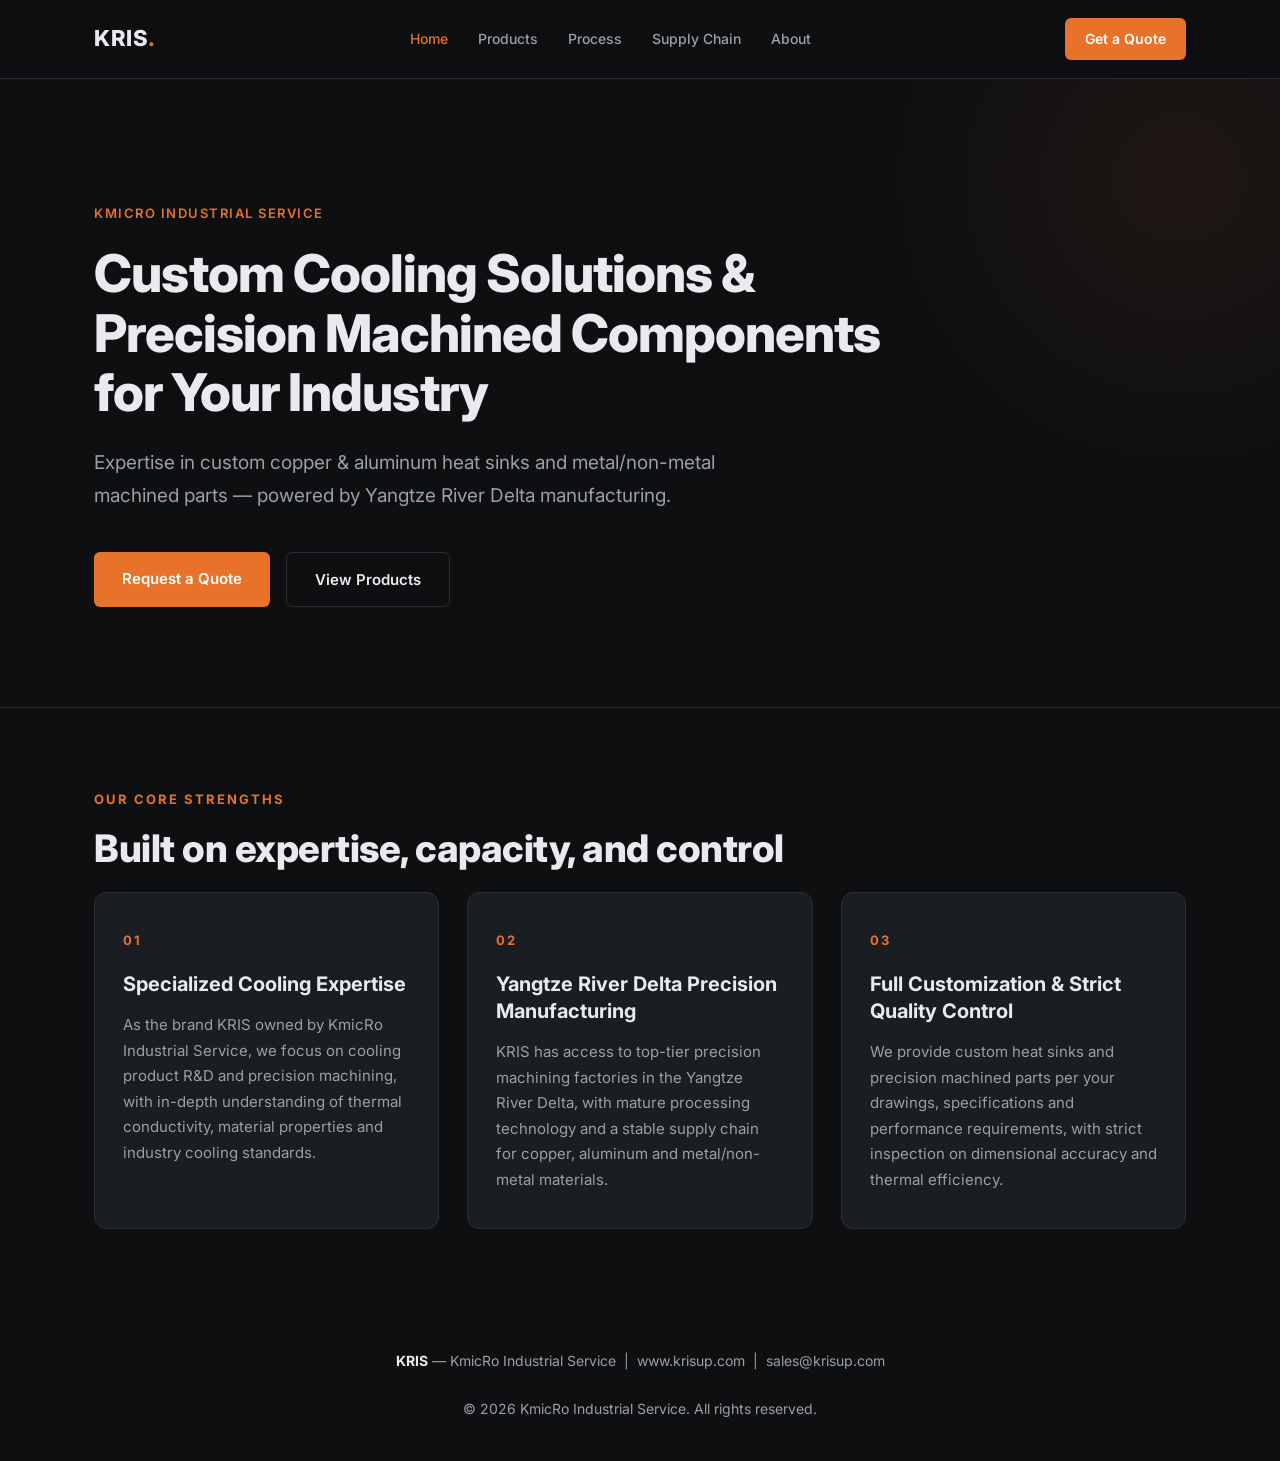
<file: index.html>
<!DOCTYPE html>
<html lang="en">
<head>
<meta charset="UTF-8">
<meta name="viewport" content="width=device-width, initial-scale=1.0">
<title>KRIS | Custom Cooling Solutions & Precision Machined Components</title>
<meta name="description" content="KRIS (KmicRo Industrial Service) — custom copper & aluminum heat sinks, precision machined metal/non-metal parts.">
<link rel="preconnect" href="https://fonts.googleapis.com">
<link rel="preconnect" href="https://fonts.gstatic.com" crossorigin>
<link href="https://fonts.googleapis.com/css2?family=Inter:wght@300;400;500;600;700;800&display=swap" rel="stylesheet">
<link rel="stylesheet" href="style.css">
</head>
<body>

<nav>
  <div class="nav-inner">
    <a href="index.html" class="logo">KRIS<span>.</span></a>
    <ul class="nav-links">
      <li><a href="index.html" class="active">Home</a></li>
      <li><a href="products.html">Products</a></li>
      <li><a href="process.html">Process</a></li>
      <li><a href="supply-chain.html">Supply Chain</a></li>
      <li><a href="about.html">About</a></li>
    </ul>
    <a href="contact.html" class="nav-cta">Get a Quote</a>
  </div>
</nav>

<header class="hero">
  <div class="wrap">
    <div class="hero-tag">KmicRo Industrial Service</div>
    <h1>Custom Cooling Solutions &amp; Precision Machined Components for Your Industry</h1>
    <p>Expertise in custom copper &amp; aluminum heat sinks and metal/non-metal machined parts — powered by Yangtze River Delta manufacturing.</p>
    <div class="hero-btns">
      <a href="contact.html" class="btn btn-primary">Request a Quote</a>
      <a href="products.html" class="btn btn-ghost">View Products</a>
    </div>
  </div>
</header>

<section>
  <div class="wrap">
    <div class="sec-label">Our Core Strengths</div>
    <h2 class="sec-title">Built on expertise, capacity, and control</h2>
    <div class="grid-3">
      <div class="card">
        <div class="card-num">01</div>
        <h3>Specialized Cooling Expertise</h3>
        <p>As the brand KRIS owned by KmicRo Industrial Service, we focus on cooling product R&amp;D and precision machining, with in-depth understanding of thermal conductivity, material properties and industry cooling standards.</p>
      </div>
      <div class="card">
        <div class="card-num">02</div>
        <h3>Yangtze River Delta Precision Manufacturing</h3>
        <p>KRIS has access to top-tier precision machining factories in the Yangtze River Delta, with mature processing technology and a stable supply chain for copper, aluminum and metal/non-metal materials.</p>
      </div>
      <div class="card">
        <div class="card-num">03</div>
        <h3>Full Customization &amp; Strict Quality Control</h3>
        <p>We provide custom heat sinks and precision machined parts per your drawings, specifications and performance requirements, with strict inspection on dimensional accuracy and thermal efficiency.</p>
      </div>
    </div>
  </div>
</section>

<footer>
  <div class="wrap">
    <strong>KRIS</strong> — KmicRo Industrial Service &nbsp;|&nbsp; www.krisup.com &nbsp;|&nbsp; sales@krisup.com
    <br><br>
    © 2026 KmicRo Industrial Service. All rights reserved.
  </div>
</footer>

</body>
</html>
</file>
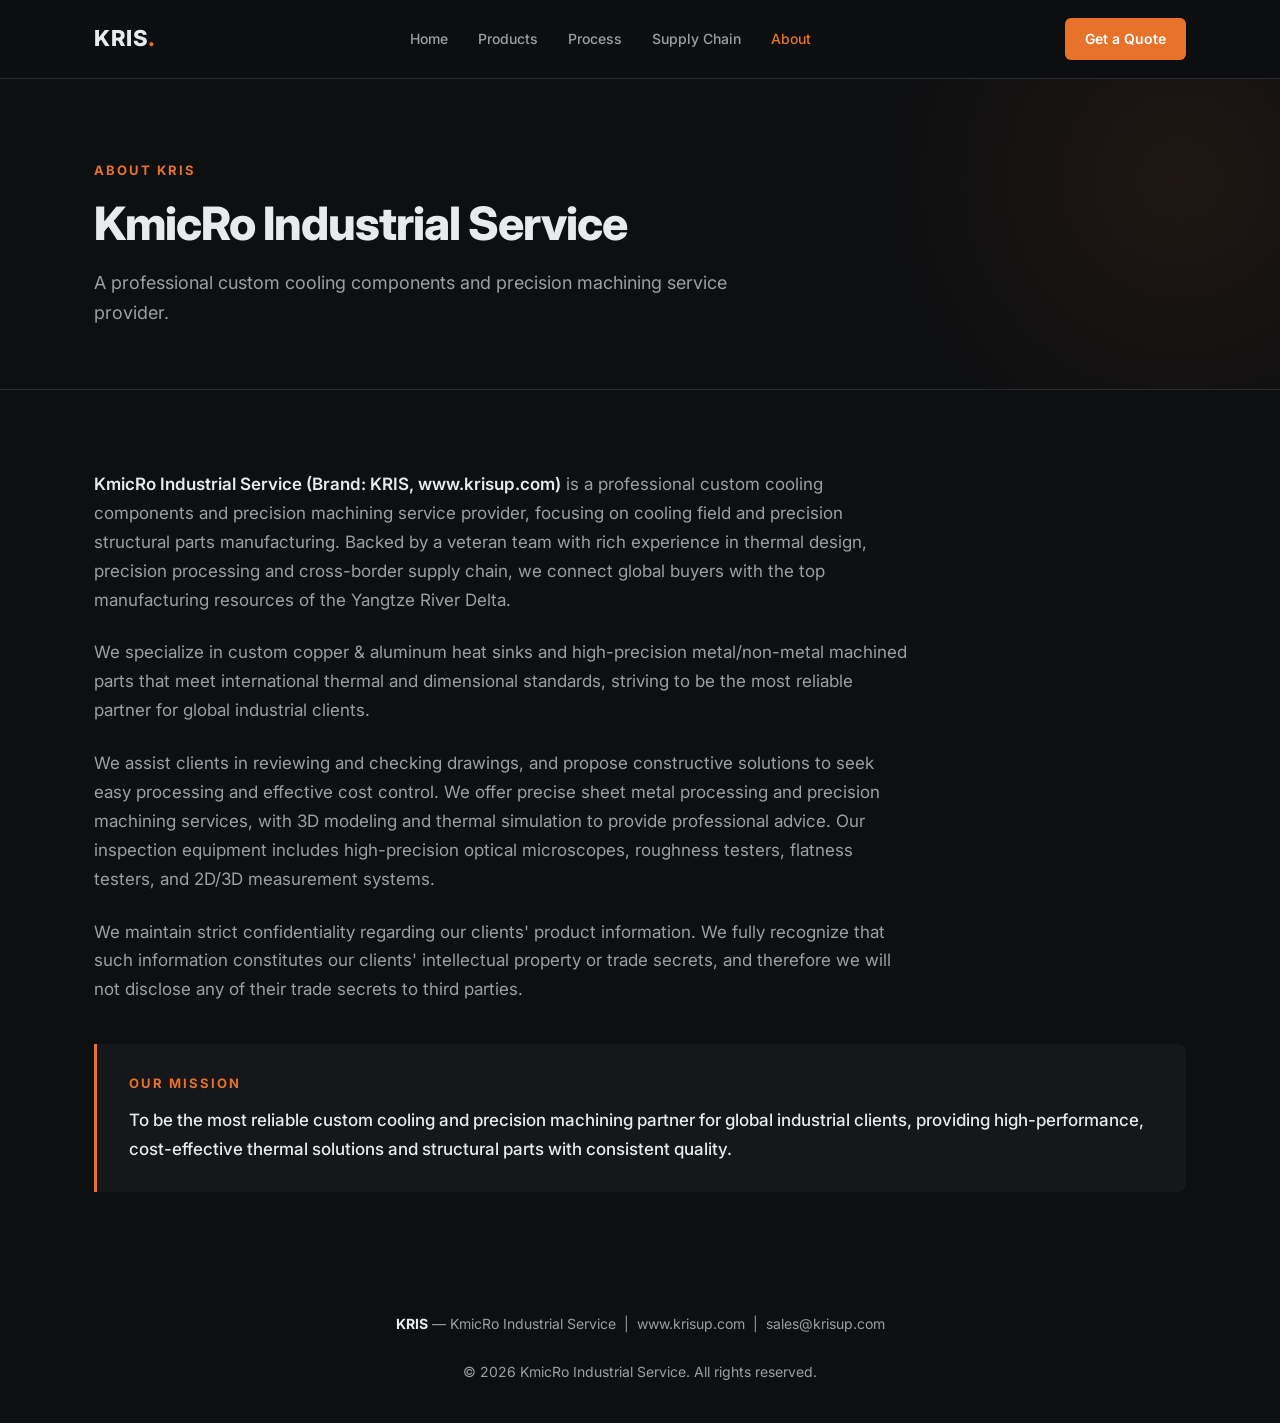
<file: about.html>
<!DOCTYPE html>
<html lang="en">
<head>
<meta charset="UTF-8">
<meta name="viewport" content="width=device-width, initial-scale=1.0">
<title>About | KRIS — KmicRo Industrial Service</title>
<meta name="description" content="KmicRo Industrial Service (Brand: KRIS) — professional custom cooling components and precision machining service provider.">
<link rel="preconnect" href="https://fonts.googleapis.com">
<link rel="preconnect" href="https://fonts.gstatic.com" crossorigin>
<link href="https://fonts.googleapis.com/css2?family=Inter:wght@300;400;500;600;700;800&display=swap" rel="stylesheet">
<link rel="stylesheet" href="style.css">
</head>
<body>

<nav>
  <div class="nav-inner">
    <a href="index.html" class="logo">KRIS<span>.</span></a>
    <ul class="nav-links">
      <li><a href="index.html">Home</a></li>
      <li><a href="products.html">Products</a></li>
      <li><a href="process.html">Process</a></li>
      <li><a href="supply-chain.html">Supply Chain</a></li>
      <li><a href="about.html" class="active">About</a></li>
    </ul>
    <a href="contact.html" class="nav-cta">Get a Quote</a>
  </div>
</nav>

<header class="page-head">
  <div class="wrap">
    <div class="sec-label">About KRIS</div>
    <h1>KmicRo Industrial Service</h1>
    <p>A professional custom cooling components and precision machining service provider.</p>
  </div>
</header>

<section>
  <div class="wrap">
    <div class="about-text">
      <p><strong>KmicRo Industrial Service (Brand: KRIS, www.krisup.com)</strong> is a professional custom cooling components and precision machining service provider, focusing on cooling field and precision structural parts manufacturing. Backed by a veteran team with rich experience in thermal design, precision processing and cross-border supply chain, we connect global buyers with the top manufacturing resources of the Yangtze River Delta.</p>
      <p>We specialize in custom copper &amp; aluminum heat sinks and high-precision metal/non-metal machined parts that meet international thermal and dimensional standards, striving to be the most reliable partner for global industrial clients.</p>
      <p>We assist clients in reviewing and checking drawings, and propose constructive solutions to seek easy processing and effective cost control. We offer precise sheet metal processing and precision machining services, with 3D modeling and thermal simulation to provide professional advice. Our inspection equipment includes high-precision optical microscopes, roughness testers, flatness testers, and 2D/3D measurement systems.</p>
      <p>We maintain strict confidentiality regarding our clients' product information. We fully recognize that such information constitutes our clients' intellectual property or trade secrets, and therefore we will not disclose any of their trade secrets to third parties.</p>
    </div>
    <div class="mission">
      <div class="sec-label">Our Mission</div>
      <p>To be the most reliable custom cooling and precision machining partner for global industrial clients, providing high-performance, cost-effective thermal solutions and structural parts with consistent quality.</p>
    </div>
  </div>
</section>

<footer>
  <div class="wrap">
    <strong>KRIS</strong> — KmicRo Industrial Service &nbsp;|&nbsp; www.krisup.com &nbsp;|&nbsp; sales@krisup.com
    <br><br>
    © 2026 KmicRo Industrial Service. All rights reserved.
  </div>
</footer>

</body>
</html>
</file>
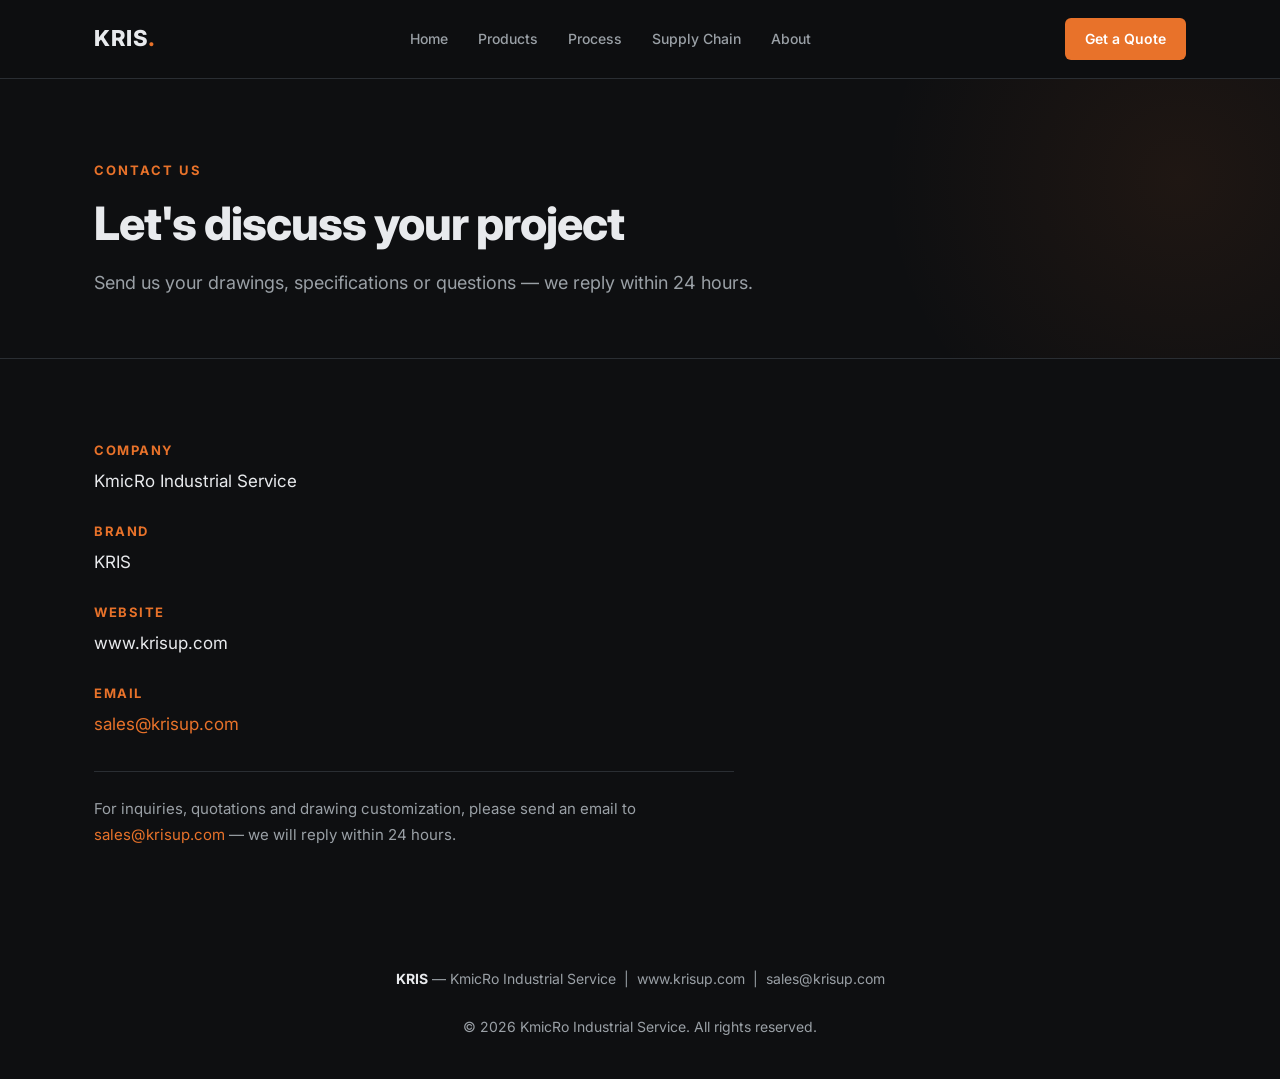
<file: contact.html>
<!DOCTYPE html>
<html lang="en">
<head>
<meta charset="UTF-8">
<meta name="viewport" content="width=device-width, initial-scale=1.0">
<title>Contact | KRIS — sales@krisup.com</title>
<meta name="description" content="Contact KRIS (KmicRo Industrial Service) for inquiries, quotations and drawing customization: sales@krisup.com">
<link rel="preconnect" href="https://fonts.googleapis.com">
<link rel="preconnect" href="https://fonts.gstatic.com" crossorigin>
<link href="https://fonts.googleapis.com/css2?family=Inter:wght@300;400;500;600;700;800&display=swap" rel="stylesheet">
<link rel="stylesheet" href="style.css">
</head>
<body>

<nav>
  <div class="nav-inner">
    <a href="index.html" class="logo">KRIS<span>.</span></a>
    <ul class="nav-links">
      <li><a href="index.html">Home</a></li>
      <li><a href="products.html">Products</a></li>
      <li><a href="process.html">Process</a></li>
      <li><a href="supply-chain.html">Supply Chain</a></li>
      <li><a href="about.html">About</a></li>
    </ul>
    <a href="contact.html" class="nav-cta active">Get a Quote</a>
  </div>
</nav>

<header class="page-head">
  <div class="wrap">
    <div class="sec-label">Contact Us</div>
    <h1>Let's discuss your project</h1>
    <p>Send us your drawings, specifications or questions — we reply within 24 hours.</p>
  </div>
</header>

<section>
  <div class="wrap">
    <div class="contact-info">
      <div>
        <div class="k">Company</div>
        <div class="v">KmicRo Industrial Service</div>
      </div>
      <div>
        <div class="k">Brand</div>
        <div class="v">KRIS</div>
      </div>
      <div>
        <div class="k">Website</div>
        <div class="v">www.krisup.com</div>
      </div>
      <div>
        <div class="k">Email</div>
        <div class="v"><a href="mailto:sales@krisup.com">sales@krisup.com</a></div>
      </div>
      <p class="contact-note">
        For inquiries, quotations and drawing customization, please send an email to
        <a href="mailto:sales@krisup.com">sales@krisup.com</a>
        — we will reply within 24 hours.
      </p>
    </div>
  </div>
</section>

<footer>
  <div class="wrap">
    <strong>KRIS</strong> — KmicRo Industrial Service &nbsp;|&nbsp; www.krisup.com &nbsp;|&nbsp; sales@krisup.com
    <br><br>
    © 2026 KmicRo Industrial Service. All rights reserved.
  </div>
</footer>

</body>
</html>
</file>
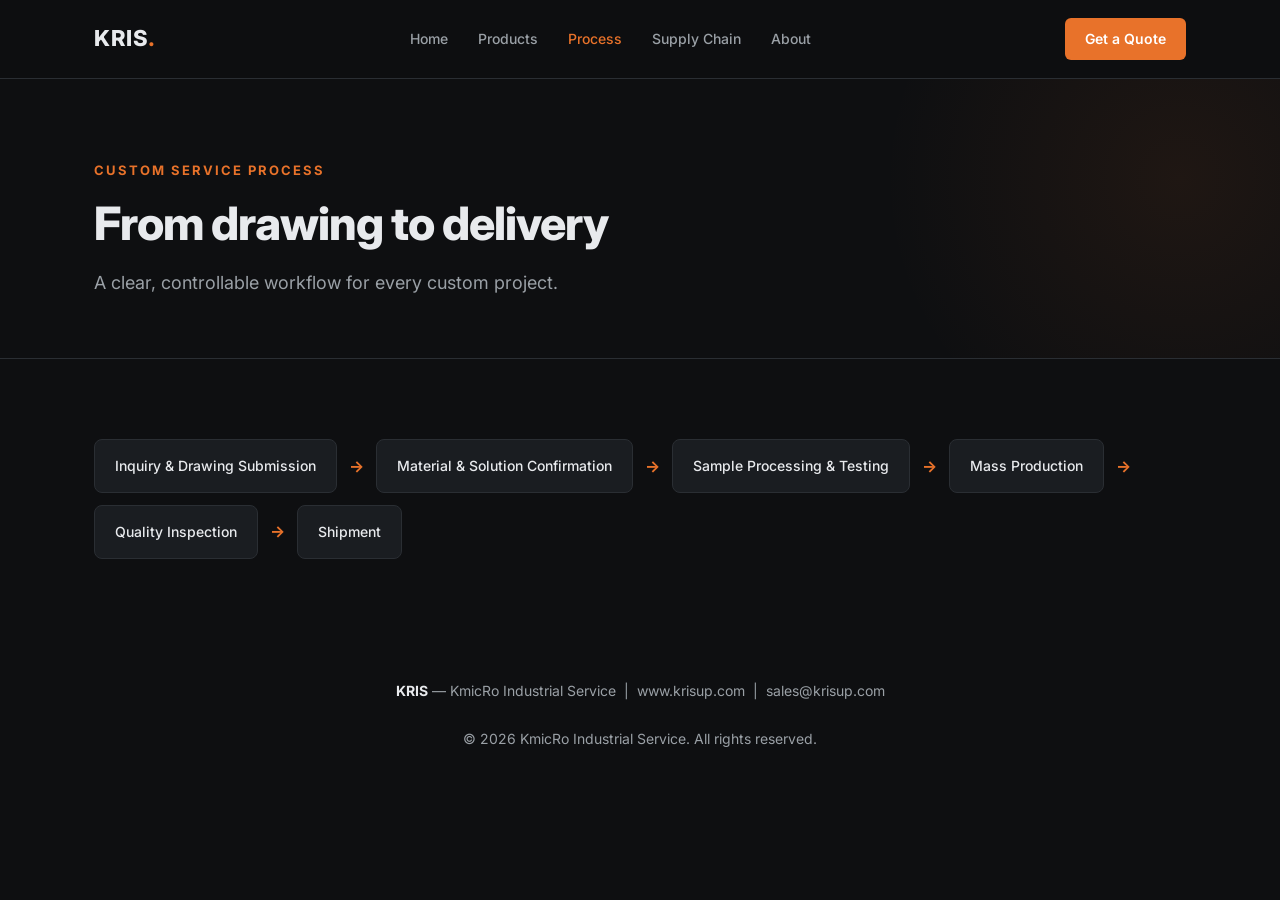
<file: process.html>
<!DOCTYPE html>
<html lang="en">
<head>
<meta charset="UTF-8">
<meta name="viewport" content="width=device-width, initial-scale=1.0">
<title>Process | KRIS — From Drawing to Delivery</title>
<meta name="description" content="KRIS custom service process: inquiry, material confirmation, sample processing, mass production, quality inspection, shipment.">
<link rel="preconnect" href="https://fonts.googleapis.com">
<link rel="preconnect" href="https://fonts.gstatic.com" crossorigin>
<link href="https://fonts.googleapis.com/css2?family=Inter:wght@300;400;500;600;700;800&display=swap" rel="stylesheet">
<link rel="stylesheet" href="style.css">
</head>
<body>

<nav>
  <div class="nav-inner">
    <a href="index.html" class="logo">KRIS<span>.</span></a>
    <ul class="nav-links">
      <li><a href="index.html">Home</a></li>
      <li><a href="products.html">Products</a></li>
      <li><a href="process.html" class="active">Process</a></li>
      <li><a href="supply-chain.html">Supply Chain</a></li>
      <li><a href="about.html">About</a></li>
    </ul>
    <a href="contact.html" class="nav-cta">Get a Quote</a>
  </div>
</nav>

<header class="page-head">
  <div class="wrap">
    <div class="sec-label">Custom Service Process</div>
    <h1>From drawing to delivery</h1>
    <p>A clear, controllable workflow for every custom project.</p>
  </div>
</header>

<section>
  <div class="wrap">
    <div class="process">
      <div class="step">Inquiry &amp; Drawing Submission</div>
      <div class="step-arrow">→</div>
      <div class="step">Material &amp; Solution Confirmation</div>
      <div class="step-arrow">→</div>
      <div class="step">Sample Processing &amp; Testing</div>
      <div class="step-arrow">→</div>
      <div class="step">Mass Production</div>
      <div class="step-arrow">→</div>
      <div class="step">Quality Inspection</div>
      <div class="step-arrow">→</div>
      <div class="step">Shipment</div>
    </div>
  </div>
</section>

<footer>
  <div class="wrap">
    <strong>KRIS</strong> — KmicRo Industrial Service &nbsp;|&nbsp; www.krisup.com &nbsp;|&nbsp; sales@krisup.com
    <br><br>
    © 2026 KmicRo Industrial Service. All rights reserved.
  </div>
</footer>

</body>
</html>
</file>
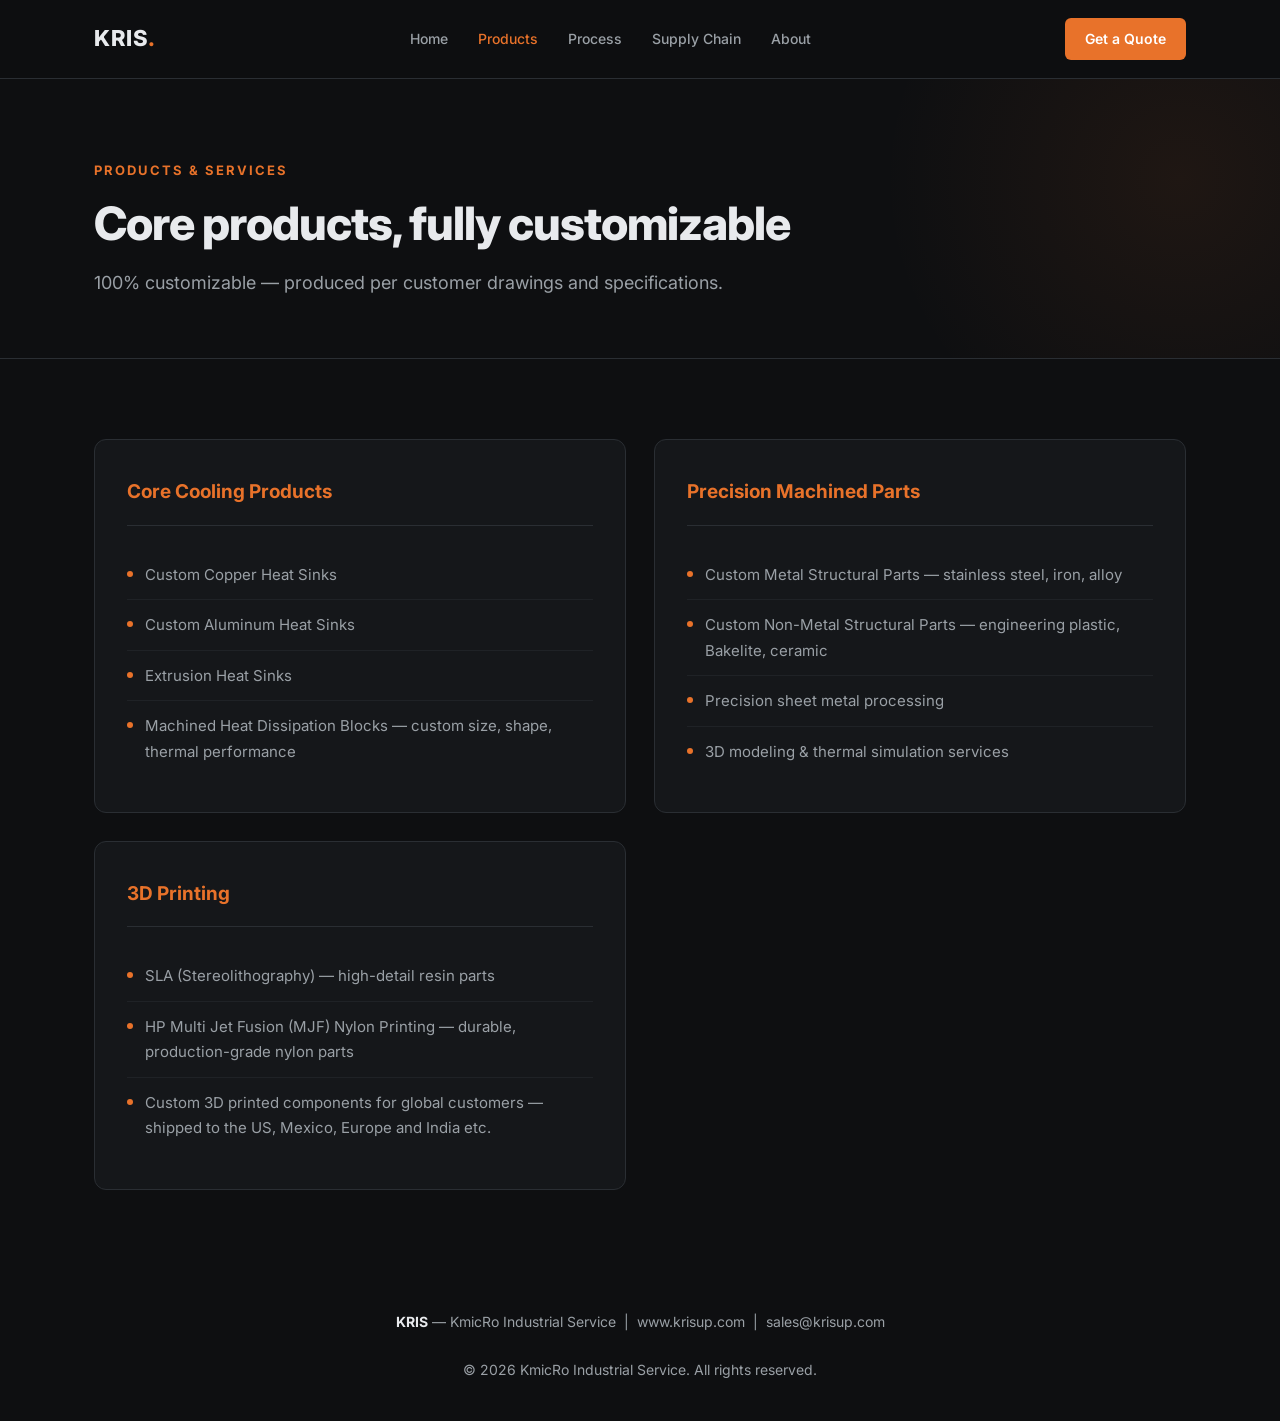
<file: products.html>
<!DOCTYPE html>
<html lang="en">
<head>
<meta charset="UTF-8">
<meta name="viewport" content="width=device-width, initial-scale=1.0">
<title>Products | KRIS — Custom Heat Sinks & Precision Machined Parts</title>
<meta name="description" content="Custom copper & aluminum heat sinks, extrusion heat sinks, machined heat dissipation blocks, and precision metal/non-metal structural parts.">
<link rel="preconnect" href="https://fonts.googleapis.com">
<link rel="preconnect" href="https://fonts.gstatic.com" crossorigin>
<link href="https://fonts.googleapis.com/css2?family=Inter:wght@300;400;500;600;700;800&display=swap" rel="stylesheet">
<link rel="stylesheet" href="style.css">
</head>
<body>

<nav>
  <div class="nav-inner">
    <a href="index.html" class="logo">KRIS<span>.</span></a>
    <ul class="nav-links">
      <li><a href="index.html">Home</a></li>
      <li><a href="products.html" class="active">Products</a></li>
      <li><a href="process.html">Process</a></li>
      <li><a href="supply-chain.html">Supply Chain</a></li>
      <li><a href="about.html">About</a></li>
    </ul>
    <a href="contact.html" class="nav-cta">Get a Quote</a>
  </div>
</nav>

<header class="page-head">
  <div class="wrap">
    <div class="sec-label">Products &amp; Services</div>
    <h1>Core products, fully customizable</h1>
    <p>100% customizable — produced per customer drawings and specifications.</p>
  </div>
</header>

<section>
  <div class="wrap">
   <div class="prod-cols">
      <div class="prod-box">
        <h3>Core Cooling Products</h3>
        <ul>
          <li>Custom Copper Heat Sinks</li>
          <li>Custom Aluminum Heat Sinks</li>
          <li>Extrusion Heat Sinks</li>
          <li>Machined Heat Dissipation Blocks — custom size, shape, thermal performance</li>
        </ul>
      </div>
      <div class="prod-box">
        <h3>Precision Machined Parts</h3>
        <ul>
          <li>Custom Metal Structural Parts — stainless steel, iron, alloy</li>
          <li>Custom Non-Metal Structural Parts — engineering plastic, Bakelite, ceramic</li>
          <li>Precision sheet metal processing</li>
          <li>3D modeling &amp; thermal simulation services</li>
        </ul>
      </div>
    </div>

    <div class="prod-cols" style="margin-top:28px">
      <div class="prod-box">
        <h3>3D Printing</h3>
        <ul>
          <li>SLA (Stereolithography) — high-detail resin parts</li>
          <li>HP Multi Jet Fusion (MJF) Nylon Printing — durable, production-grade nylon parts</li>
          <li>Custom 3D printed components for global customers — shipped to the US, Mexico, Europe and India etc.</li>
        </ul>
      </div>
    </div>
  </div>
</section>

<footer>
  <div class="wrap">
    <strong>KRIS</strong> — KmicRo Industrial Service &nbsp;|&nbsp; www.krisup.com &nbsp;|&nbsp; sales@krisup.com
    <br><br>
    © 2026 KmicRo Industrial Service. All rights reserved.
  </div>
</footer>

</body>
</html>
</file>
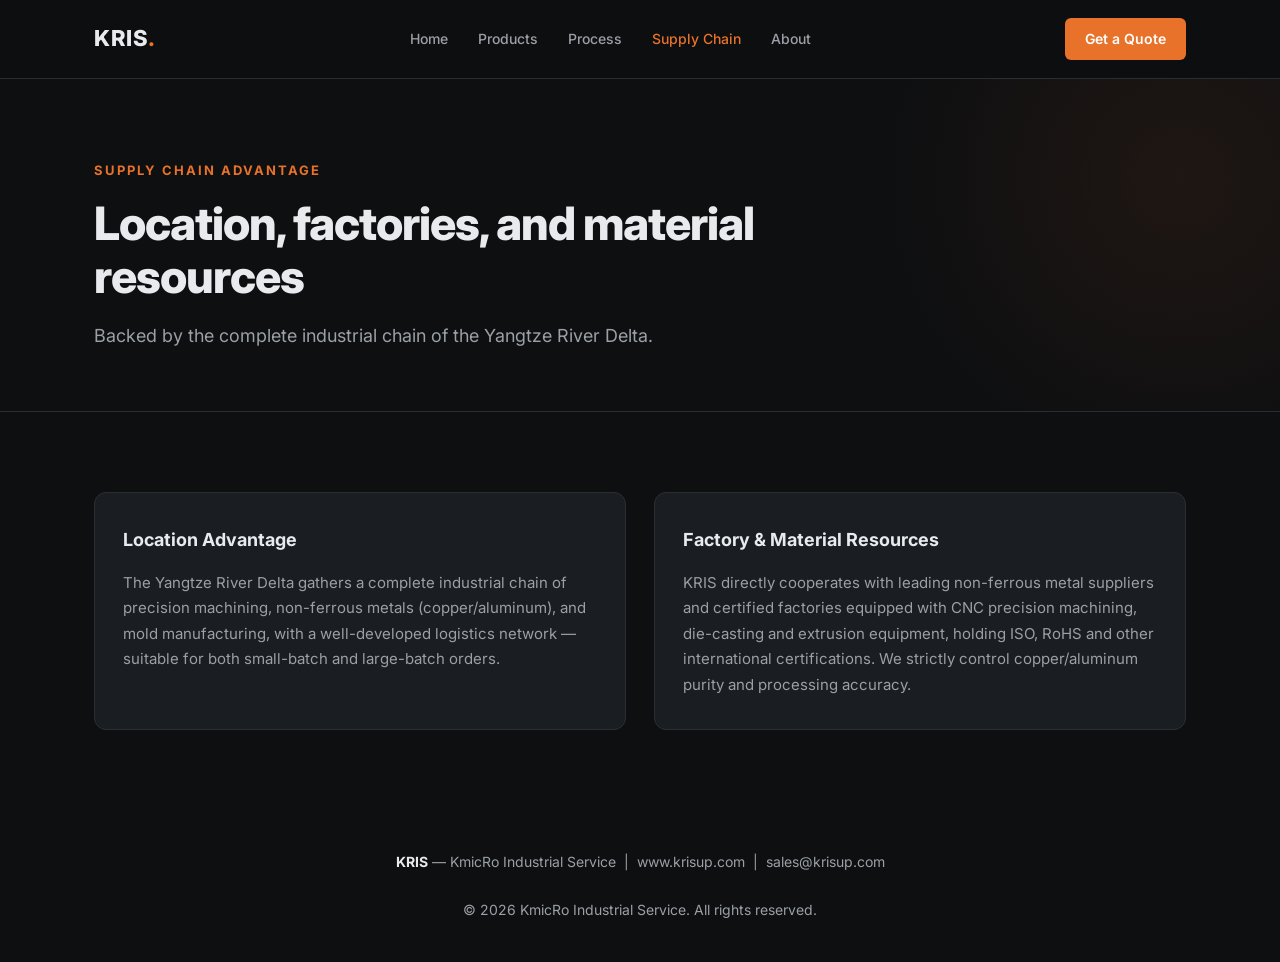
<file: supply-chain.html>
<!DOCTYPE html>
<html lang="en">
<head>
<meta charset="UTF-8">
<meta name="viewport" content="width=device-width, initial-scale=1.0">
<title>Supply Chain | KRIS — Yangtze River Delta Manufacturing</title>
<meta name="description" content="KRIS supply chain advantage: Yangtze River Delta location, certified factories, stable copper/aluminum material resources.">
<link rel="preconnect" href="https://fonts.googleapis.com">
<link rel="preconnect" href="https://fonts.gstatic.com" crossorigin>
<link href="https://fonts.googleapis.com/css2?family=Inter:wght@300;400;500;600;700;800&display=swap" rel="stylesheet">
<link rel="stylesheet" href="style.css">
</head>
<body>

<nav>
  <div class="nav-inner">
    <a href="index.html" class="logo">KRIS<span>.</span></a>
    <ul class="nav-links">
      <li><a href="index.html">Home</a></li>
      <li><a href="products.html">Products</a></li>
      <li><a href="process.html">Process</a></li>
      <li><a href="supply-chain.html" class="active">Supply Chain</a></li>
      <li><a href="about.html">About</a></li>
    </ul>
    <a href="contact.html" class="nav-cta">Get a Quote</a>
  </div>
</nav>

<header class="page-head">
  <div class="wrap">
    <div class="sec-label">Supply Chain Advantage</div>
    <h1>Location, factories, and material resources</h1>
    <p>Backed by the complete industrial chain of the Yangtze River Delta.</p>
  </div>
</header>

<section>
  <div class="wrap">
    <div class="supply-grid">
      <div class="supply-item">
        <h3>Location Advantage</h3>
        <p>The Yangtze River Delta gathers a complete industrial chain of precision machining, non-ferrous metals (copper/aluminum), and mold manufacturing, with a well-developed logistics network — suitable for both small-batch and large-batch orders.</p>
      </div>
      <div class="supply-item">
        <h3>Factory &amp; Material Resources</h3>
        <p>KRIS directly cooperates with leading non-ferrous metal suppliers and certified factories equipped with CNC precision machining, die-casting and extrusion equipment, holding ISO, RoHS and other international certifications. We strictly control copper/aluminum purity and processing accuracy.</p>
      </div>
    </div>
  </div>
</section>

<footer>
  <div class="wrap">
    <strong>KRIS</strong> — KmicRo Industrial Service &nbsp;|&nbsp; www.krisup.com &nbsp;|&nbsp; sales@krisup.com
    <br><br>
    © 2026 KmicRo Industrial Service. All rights reserved.
  </div>
</footer>

</body>
</html>
</file>
<file: style.css>
:root{
  --bg:#0e0f11;
  --bg-alt:#15171a;
  --card:#1a1d21;
  --line:#2a2e33;
  --text:#e8eaed;
  --muted:#9aa0a6;
  --accent:#e8722a;
  --accent-dim:#b8551a;
}
*{margin:0;padding:0;box-sizing:border-box}
html{scroll-behavior:smooth}
body{
  font-family:'Inter',-apple-system,BlinkMacSystemFont,sans-serif;
  background:var(--bg);color:var(--text);
  line-height:1.7;font-size:16px;
  -webkit-font-smoothing:antialiased;
}
.wrap{max-width:1140px;margin:0 auto;padding:0 24px}

/* NAV */
nav{
  position:sticky;top:0;z-index:100;
  background:rgba(14,15,17,.9);
  backdrop-filter:blur(12px);
  border-bottom:1px solid var(--line);
}
.nav-inner{
  max-width:1140px;margin:0 auto;padding:18px 24px;
  display:flex;align-items:center;justify-content:space-between;
}
.logo{font-weight:800;font-size:22px;letter-spacing:.5px;text-decoration:none;color:var(--text)}
.logo span{color:var(--accent)}
.nav-links{display:flex;gap:30px;list-style:none}
.nav-links a{
  color:var(--muted);text-decoration:none;font-size:14px;
  font-weight:500;transition:color .2s;
}
.nav-links a:hover,.nav-links a.active{color:var(--accent)}
.nav-cta{
  background:var(--accent);color:#fff;padding:9px 20px;
  border-radius:6px;text-decoration:none;font-size:14px;
  font-weight:600;transition:background .2s;
}
.nav-cta:hover{background:var(--accent-dim)}

/* PAGE HEADER (inner pages) */
.page-head{
  padding:80px 0 60px;border-bottom:1px solid var(--line);
  position:relative;overflow:hidden;
}
.page-head::before{
  content:'';position:absolute;top:-200px;right:-200px;
  width:600px;height:600px;
  background:radial-gradient(circle,rgba(232,114,42,.08) 0%,transparent 70%);
  pointer-events:none;
}
.page-head .sec-label{
  font-size:13px;font-weight:700;color:var(--accent);
  letter-spacing:2px;text-transform:uppercase;margin-bottom:16px;
}
.page-head h1{
  font-size:46px;font-weight:800;line-height:1.15;
  letter-spacing:-1px;max-width:820px;
}
.page-head p{color:var(--muted);font-size:18px;max-width:680px;margin-top:18px}

/* HERO (home) */
.hero{padding:120px 0 100px;border-bottom:1px solid var(--line);position:relative;overflow:hidden}
.hero::before{
  content:'';position:absolute;top:-200px;right:-200px;
  width:600px;height:600px;
  background:radial-gradient(circle,rgba(232,114,42,.08) 0%,transparent 70%);
  pointer-events:none;
}
.hero-tag{
  display:inline-block;font-size:13px;font-weight:600;
  color:var(--accent);letter-spacing:1.5px;text-transform:uppercase;
  margin-bottom:20px;
}
.hero h1{
  font-size:52px;font-weight:800;line-height:1.15;
  letter-spacing:-1px;margin-bottom:24px;max-width:820px;
}
.hero p{font-size:19px;color:var(--muted);max-width:680px;margin-bottom:40px}
.hero-btns{display:flex;gap:16px;flex-wrap:wrap}

.btn{
  display:inline-block;padding:14px 28px;border-radius:6px;
  text-decoration:none;font-weight:600;font-size:15px;transition:all .2s;
}
.btn-primary{background:var(--accent);color:#fff}
.btn-primary:hover{background:var(--accent-dim);transform:translateY(-1px)}
.btn-ghost{border:1px solid var(--line);color:var(--text)}
.btn-ghost:hover{border-color:var(--accent);color:var(--accent)}

/* SECTIONS */
section{padding:80px 0;border-bottom:1px solid var(--line)}
section:last-of-type{border-bottom:none}
.sec-label{
  font-size:13px;font-weight:700;color:var(--accent);
  letter-spacing:2px;text-transform:uppercase;margin-bottom:16px;
}
.sec-title{
  font-size:38px;font-weight:800;letter-spacing:-.5px;
  margin-bottom:20px;line-height:1.2;
}
.sec-intro{color:var(--muted);font-size:17px;max-width:700px;margin-bottom:56px}

/* CARDS */
.grid-3{display:grid;grid-template-columns:repeat(3,1fr);gap:28px}
.card{
  background:var(--card);border:1px solid var(--line);
  border-radius:12px;padding:36px 28px;
  transition:border-color .25s,transform .25s;
}
.card:hover{border-color:var(--accent);transform:translateY(-4px)}
.card-num{font-size:13px;font-weight:700;color:var(--accent);letter-spacing:2px;margin-bottom:20px}
.card h3{font-size:20px;font-weight:700;margin-bottom:14px;line-height:1.35}
.card p{color:var(--muted);font-size:15px}

/* PRODUCTS */
.prod-cols{display:grid;grid-template-columns:1fr 1fr;gap:28px}
.prod-box{
  background:var(--bg-alt);border:1px solid var(--line);
  border-radius:12px;padding:36px 32px;
}
.prod-box h3{
  font-size:19px;font-weight:700;margin-bottom:24px;
  padding-bottom:16px;border-bottom:1px solid var(--line);color:var(--accent);
}
.prod-box ul{list-style:none}
.prod-box li{
  padding:12px 0;color:var(--muted);font-size:15px;
  border-bottom:1px solid rgba(42,46,51,.5);
  display:flex;align-items:flex-start;gap:12px;
}
.prod-box li:last-child{border-bottom:none}
.prod-box li::before{
  content:'';flex-shrink:0;width:6px;height:6px;
  background:var(--accent);border-radius:50%;margin-top:9px;
}

/* PROCESS */
.process{display:flex;flex-wrap:wrap;gap:12px;align-items:center}
.step{
  background:var(--card);border:1px solid var(--line);
  border-radius:8px;padding:14px 20px;font-size:14px;font-weight:500;
}
.step-arrow{color:var(--accent);font-weight:700;font-size:16px}

/* SUPPLY */
.supply-grid{display:grid;grid-template-columns:1fr 1fr;gap:28px}
.supply-item{
  background:var(--card);border:1px solid var(--line);
  border-radius:12px;padding:32px 28px;
}
.supply-item h3{font-size:18px;font-weight:700;margin-bottom:14px}
.supply-item p{color:var(--muted);font-size:15px}

/* ABOUT */
.about-text{max-width:820px}
.about-text p{color:var(--muted);font-size:17px;margin-bottom:24px}
.about-text p strong{color:var(--text);font-weight:600}
.mission{
  background:var(--bg-alt);border-left:3px solid var(--accent);
  padding:28px 32px;border-radius:0 8px 8px 0;margin-top:40px;
}
.mission .sec-label{margin-bottom:12px}
.mission p{color:var(--text);font-size:17px;font-weight:500;margin:0}

/* CONTACT */
.contact-info{max-width:640px}
.contact-info div{margin-bottom:24px}
.contact-info .k{
  font-size:13px;font-weight:700;color:var(--accent);
  letter-spacing:1.5px;text-transform:uppercase;margin-bottom:6px;
}
.contact-info .v{font-size:17px}
.contact-info a{color:var(--accent);text-decoration:none}
.contact-info a:hover{text-decoration:underline}
.contact-note{
  color:var(--muted);font-size:15px;margin-top:32px;
  padding-top:24px;border-top:1px solid var(--line);
}

/* FOOTER */
footer{padding:40px 0;text-align:center;color:var(--muted);font-size:14px}
footer strong{color:var(--text)}

/* RESPONSIVE */
@media(max-width:900px){
  .grid-3,.prod-cols,.supply-grid{grid-template-columns:1fr}
  .hero h1{font-size:36px}
  .page-head h1{font-size:32px}
  .sec-title{font-size:28px}
  .nav-links{display:none}
}
@media(max-width:600px){
  .hero{padding:80px 0 60px}
  .hero h1{font-size:30px}
  section{padding:56px 0}
  .process{flex-direction:column;align-items:flex-start}
  .step-arrow{transform:rotate(90deg)}
}
</file>
